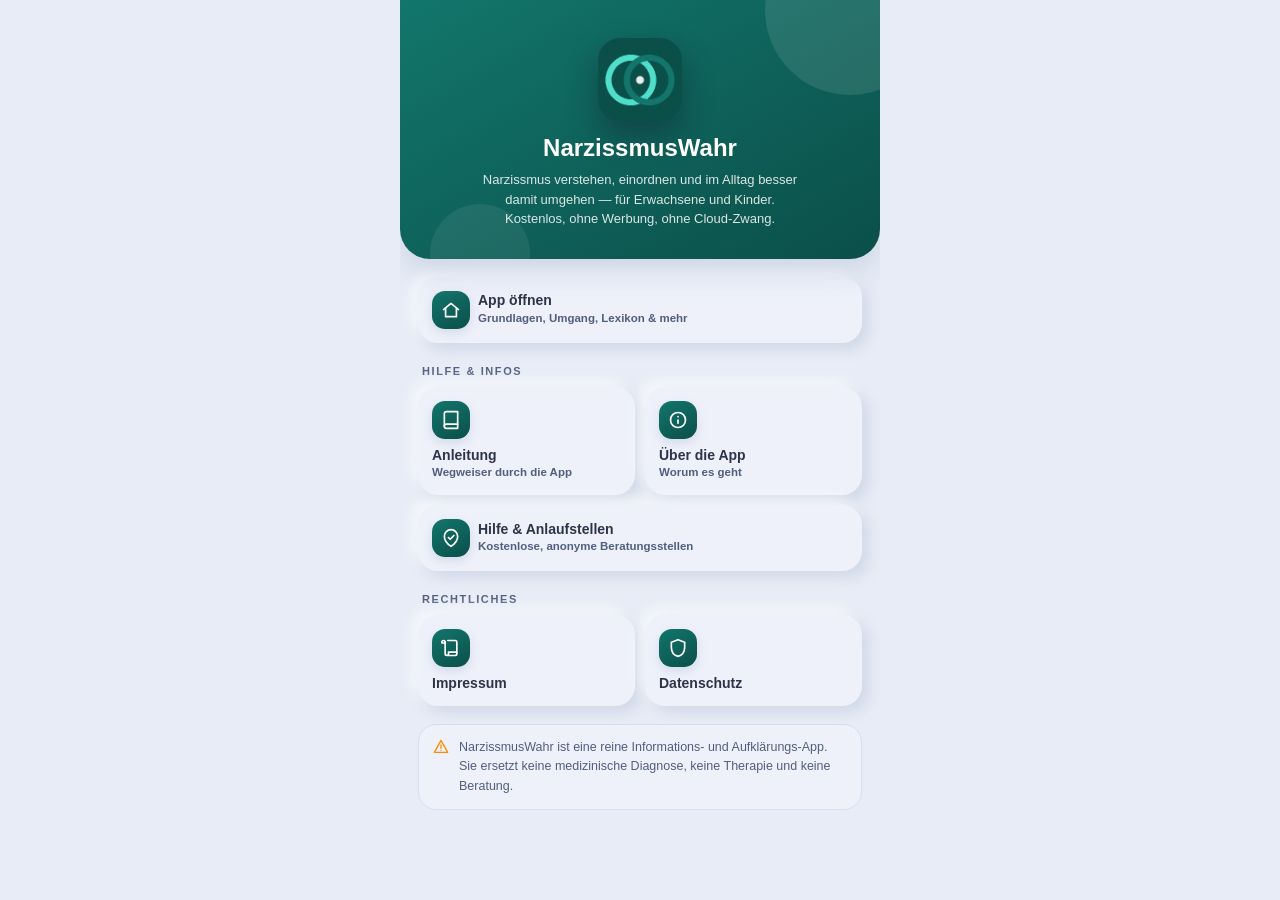
<file: index.html>
<!DOCTYPE html>
<html lang="de">
<head>
    <meta name="robots" content="noindex, nofollow">
<meta charset="UTF-8">
<meta name="viewport" content="width=device-width, initial-scale=1, viewport-fit=cover, maximum-scale=1, user-scalable=no">
<title>NarzissmusWahr</title>
<meta name="description" content="Aufklärung, Hintergründe und Umgang mit Narzissmus — für Erwachsene und Kinder. Kostenlos, werbefrei.">

<link rel="manifest" href="app.webmanifest">
<link rel="apple-touch-icon" href="icon-192.png">
<meta name="apple-mobile-web-app-capable" content="yes">
<meta name="apple-mobile-web-app-status-bar-style" content="black-translucent">
<meta name="apple-mobile-web-app-title" content="NarzissmusWahr">
<meta name="theme-color" content="#0B4F49">

<link rel="stylesheet" href="style.css">
<style>
  .start-logo { width: 84px; height: 84px; border-radius: 22px; box-shadow: 0 14px 30px rgba(20,16,35,0.35); }
  .start-tagline { font-size: 13px; color: rgba(255,255,255,0.85); margin-top: 8px; line-height: 1.5; max-width: 320px; }
</style>
</head>
<body>
<div id="app">
  <div class="header" style="text-align:center;padding-top:max(38px, env(safe-area-inset-top));padding-bottom:30px;border-radius:0 0 30px 30px;">
    <div class="blob1"></div><div class="blob2"></div>
    <div style="position:relative;display:flex;flex-direction:column;align-items:center">
      <img class="start-logo" src="icon-192.png" alt="App-Icon NarzissmusWahr">
      <div class="header-title" style="margin-top:12px;font-size:24px;">NarzissmusWahr</div>
      <div class="start-tagline">Narzissmus verstehen, einordnen und im Alltag besser damit umgehen — für Erwachsene und Kinder. Kostenlos, ohne Werbung, ohne Cloud-Zwang.</div>
    </div>
  </div>

  <div class="content" style="padding-top:18px">
    <div class="tile-grid">
      <a href="app.html" class="tile wide" style="text-decoration:none">
        <div class="tile-icon-wrap"><svg width="20" height="20" viewBox="0 0 24 24" fill="none" stroke="currentColor" stroke-width="2" stroke-linecap="round" stroke-linejoin="round"><path d="M3 11.5 12 4l9 7.5"/><path d="M5.5 9.5V20h13V9.5"/></svg></div>
        <div>
          <div class="tile-label">App öffnen</div>
          <div class="tile-sub">Grundlagen, Umgang, Lexikon &amp; mehr</div>
        </div>
      </a>
    </div>

    <div class="section-label">HILFE &amp; INFOS</div>
    <div class="tile-grid">
      <a href="app.html?screen=guide" class="tile" style="text-decoration:none">
        <div class="tile-icon-wrap"><svg width="20" height="20" viewBox="0 0 24 24" fill="none" stroke="currentColor" stroke-width="2" stroke-linecap="round" stroke-linejoin="round"><path d="M4 19.5A2.5 2.5 0 0 1 6.5 17H20"/><path d="M6.5 2H20v20H6.5A2.5 2.5 0 0 1 4 19.5v-15A2.5 2.5 0 0 1 6.5 2z"/></svg></div>
        <div>
          <div class="tile-label">Anleitung</div>
          <div class="tile-sub">Wegweiser durch die App</div>
        </div>
      </a>
      <a href="app.html?screen=about" class="tile" style="text-decoration:none">
        <div class="tile-icon-wrap"><svg width="20" height="20" viewBox="0 0 24 24" fill="none" stroke="currentColor" stroke-width="2" stroke-linecap="round" stroke-linejoin="round"><circle cx="12" cy="12" r="9"/><path d="M12 16v-4"/><path d="M12 8h.01"/></svg></div>
        <div>
          <div class="tile-label">Über die App</div>
          <div class="tile-sub">Worum es geht</div>
        </div>
      </a>
      <a href="app.html?screen=hilfe" class="tile wide" style="text-decoration:none">
        <div class="tile-icon-wrap"><svg width="20" height="20" viewBox="0 0 24 24" fill="none" stroke="currentColor" stroke-width="2" stroke-linecap="round" stroke-linejoin="round"><path d="M12 22c5-3 8-7 8-12a8 8 0 0 0-16 0c0 5 3 9 8 12z"/><path d="M9 11.5 11 13.5 15.5 9"/></svg></div>
        <div>
          <div class="tile-label">Hilfe &amp; Anlaufstellen</div>
          <div class="tile-sub">Kostenlose, anonyme Beratungsstellen</div>
        </div>
      </a>
    </div>

    <div class="section-label">RECHTLICHES</div>
    <div class="tile-grid">
      <a href="impressum.html" class="tile" style="text-decoration:none">
        <div class="tile-icon-wrap"><svg width="20" height="20" viewBox="0 0 24 24" fill="none" stroke="currentColor" stroke-width="2" stroke-linecap="round" stroke-linejoin="round"><path d="M19 17V5a2 2 0 0 0-2-2H8"/><path d="M8 21h9a2 2 0 0 0 2-2v-2H9v2a2 2 0 1 1-4 0V5a2 2 0 1 0-4 0v1h4"/></svg></div>
        <div><div class="tile-label">Impressum</div></div>
      </a>
      <a href="datenschutz.html" class="tile" style="text-decoration:none">
        <div class="tile-icon-wrap"><svg width="20" height="20" viewBox="0 0 24 24" fill="none" stroke="currentColor" stroke-width="2" stroke-linecap="round" stroke-linejoin="round"><path d="M12 2 4 5v6c0 5.5 3.4 9.7 8 11 4.6-1.3 8-5.5 8-11V5l-8-3z"/></svg></div>
        <div><div class="tile-label">Datenschutz</div></div>
      </a>
    </div>

    <div class="notice" style="margin-top:18px">
      <svg width="16" height="16" viewBox="0 0 24 24" fill="none" stroke="currentColor" stroke-width="2" stroke-linecap="round" stroke-linejoin="round"><path d="M12 2 22 20H2L12 2z"/><path d="M12 9v5"/><path d="M12 17h.01"/></svg>
      <div>NarzissmusWahr ist eine reine Informations- und Aufklärungs-App. Sie ersetzt keine medizinische Diagnose, keine Therapie und keine Beratung.</div>
    </div>
  </div>
</div>
<script src="nozoom.js"></script>
</body>
</html>
</file>
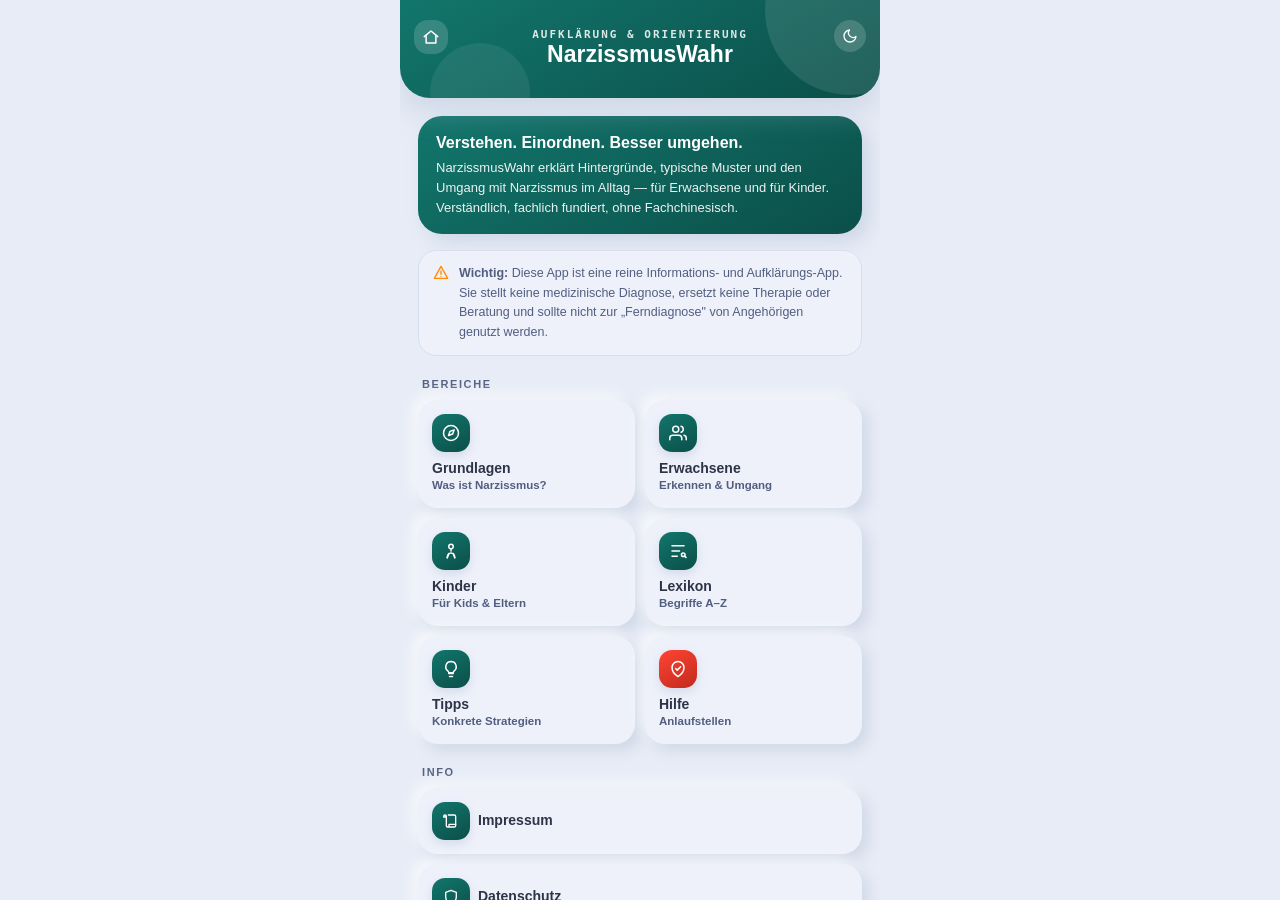
<file: app.html>
<!DOCTYPE html>
<html lang="de">
<head>
    <meta name="robots" content="noindex, nofollow">
<meta charset="UTF-8">
<meta name="viewport" content="width=device-width, initial-scale=1, viewport-fit=cover, maximum-scale=1, user-scalable=no">
<title>NarzissmusWahr</title>
<meta name="description" content="Aufklärung, Hintergründe und Umgang mit Narzissmus — für Erwachsene und Kinder.">

<link rel="manifest" href="app.webmanifest">
<link rel="apple-touch-icon" href="icon-192.png">
<meta name="apple-mobile-web-app-capable" content="yes">
<meta name="apple-mobile-web-app-status-bar-style" content="black-translucent">
<meta name="apple-mobile-web-app-title" content="NarzissmusWahr">
<meta name="theme-color" content="#0B4F49">

<link rel="stylesheet" href="style.css">
</head>
<body>
<div id="app"></div>
<script src="nozoom.js"></script>
<script src="app.js"></script>
</body>
</html>
</file>
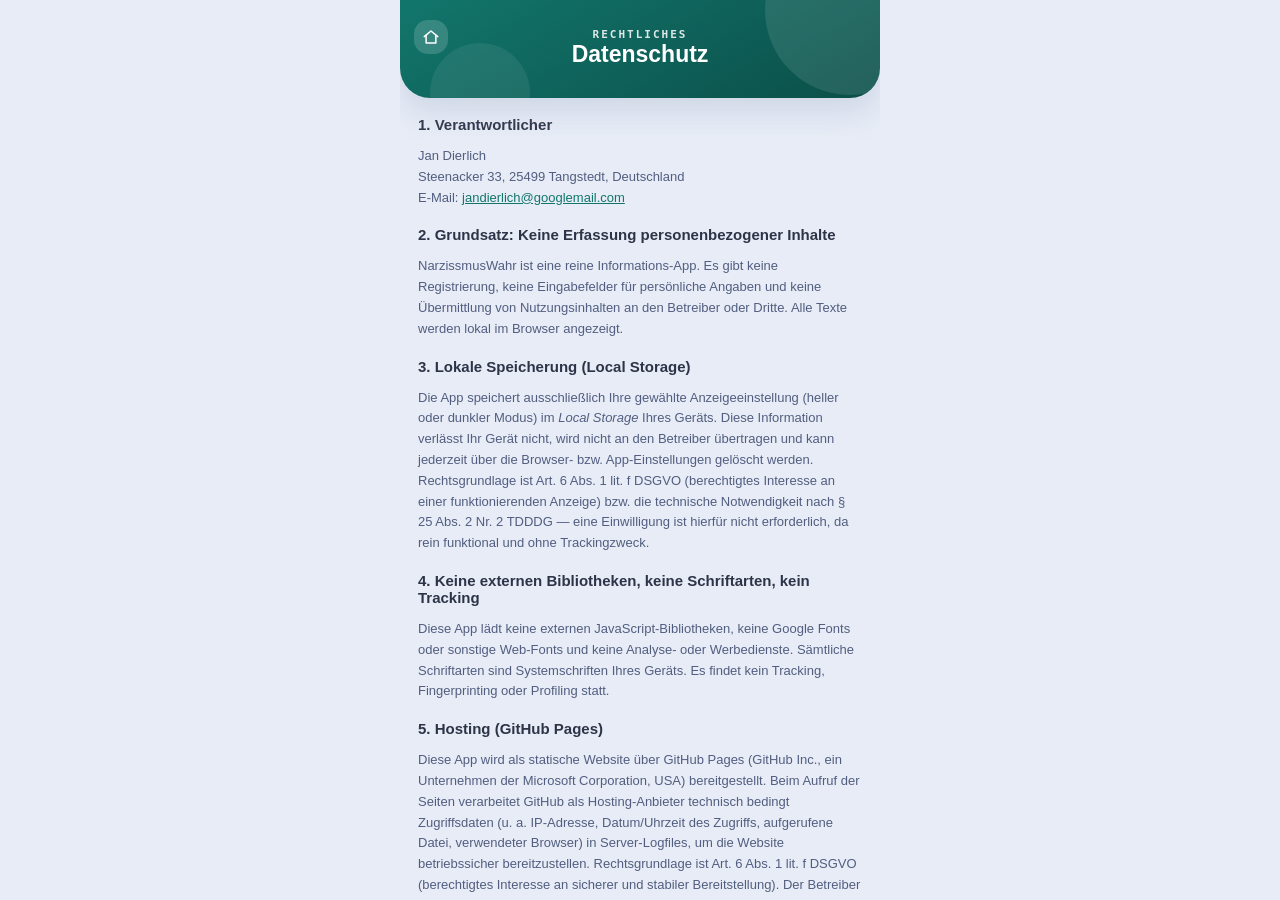
<file: datenschutz.html>
<!DOCTYPE html>
<html lang="de">
<head>
    <meta name="robots" content="noindex, nofollow">
<meta charset="UTF-8">
<meta name="viewport" content="width=device-width, initial-scale=1, viewport-fit=cover, maximum-scale=1, user-scalable=no">
<title>Datenschutz – NarzissmusWahr</title>
<link rel="manifest" href="app.webmanifest">
<meta name="theme-color" content="#0B4F49">
<link rel="stylesheet" href="style.css">
</head>
<body>
<div id="app">
  <div class="header">
    <div class="blob1"></div><div class="blob2"></div>
    <button class="home-btn" onclick="location.href='index.html'" aria-label="Startseite">
      <svg width="18" height="18" viewBox="0 0 24 24" fill="none" stroke="currentColor" stroke-width="2" stroke-linecap="round" stroke-linejoin="round"><path d="M3 11.5 12 4l9 7.5"/><path d="M5.5 9.5V20h13V9.5"/></svg>
    </button>
    <div class="header-row" style="flex-direction:column;align-items:center;text-align:center;padding-top:6px">
      <div><div class="header-sub">RECHTLICHES</div><div class="header-title">Datenschutz</div></div>
    </div>
  </div>
  <div class="content">
    <div class="text-page">
      <h2>1. Verantwortlicher</h2>
      <p>
        Jan Dierlich<br>
        Steenacker 33, 25499 Tangstedt, Deutschland<br>
        E-Mail: <a href="mailto:jandierlich@googlemail.com">jandierlich@googlemail.com</a>
      </p>

      <h2>2. Grundsatz: Keine Erfassung personenbezogener Inhalte</h2>
      <p>NarzissmusWahr ist eine reine Informations-App. Es gibt keine Registrierung, keine Eingabefelder für persönliche Angaben und keine Übermittlung von Nutzungsinhalten an den Betreiber oder Dritte. Alle Texte werden lokal im Browser angezeigt.</p>

      <h2>3. Lokale Speicherung (Local Storage)</h2>
      <p>Die App speichert ausschließlich Ihre gewählte Anzeigeeinstellung (heller oder dunkler Modus) im <em>Local Storage</em> Ihres Geräts. Diese Information verlässt Ihr Gerät nicht, wird nicht an den Betreiber übertragen und kann jederzeit über die Browser- bzw. App-Einstellungen gelöscht werden. Rechtsgrundlage ist Art. 6 Abs. 1 lit. f DSGVO (berechtigtes Interesse an einer funktionierenden Anzeige) bzw. die technische Notwendigkeit nach § 25 Abs. 2 Nr. 2 TDDDG — eine Einwilligung ist hierfür nicht erforderlich, da rein funktional und ohne Trackingzweck.</p>

      <h2>4. Keine externen Bibliotheken, keine Schriftarten, kein Tracking</h2>
      <p>Diese App lädt keine externen JavaScript-Bibliotheken, keine Google Fonts oder sonstige Web-Fonts und keine Analyse- oder Werbedienste. Sämtliche Schriftarten sind Systemschriften Ihres Geräts. Es findet kein Tracking, Fingerprinting oder Profiling statt.</p>

      <h2>5. Hosting (GitHub Pages)</h2>
      <p>Diese App wird als statische Website über GitHub Pages (GitHub Inc., ein Unternehmen der Microsoft Corporation, USA) bereitgestellt. Beim Aufruf der Seiten verarbeitet GitHub als Hosting-Anbieter technisch bedingt Zugriffsdaten (u. a. IP-Adresse, Datum/Uhrzeit des Zugriffs, aufgerufene Datei, verwendeter Browser) in Server-Logfiles, um die Website betriebssicher bereitzustellen. Rechtsgrundlage ist Art. 6 Abs. 1 lit. f DSGVO (berechtigtes Interesse an sicherer und stabiler Bereitstellung). Der Betreiber dieser App hat keinen Zugriff auf diese Logfiles und keinen Einfluss auf deren Verarbeitung.</p>
      <p>Da GitHub Inc. in den USA ansässig ist, kann es zu einer Datenübermittlung in ein Drittland kommen. GitHub ist nach dem EU-U.S. Data Privacy Framework (DPF) zertifiziert, das ein angemessenes Datenschutzniveau vorsieht; die rechtliche Bewertung dieses Rahmens ist derzeit weiterhin Gegenstand politischer und juristischer Diskussion. Weitere Informationen: <a href="https://docs.github.com/de/site-policy/privacy-policies/github-general-privacy-statement" target="_blank" rel="noopener">GitHub Privacy Statement</a>.</p>

      <h2>6. Keine Cookies</h2>
      <p>Diese App setzt keine Cookies. Für die rein technische Local-Storage-Nutzung nach Punkt 3 ist daher auch kein Cookie-Consent-Banner erforderlich.</p>

      <h2>7. Ihre Rechte</h2>
      <p>Da diese App keinerlei personenbezogene Inhalte erfasst oder überträgt, laufen die betroffenenrechtlichen Ansprüche (Auskunft, Berichtigung, Löschung, Einschränkung, Datenübertragbarkeit, Widerspruch nach Art. 15–21 DSGVO) im Regelfall ins Leere, da keine entsprechenden Daten beim Verantwortlichen vorliegen. Für Fragen dazu können Sie sich jederzeit an die oben genannte E-Mail-Adresse wenden.</p>
      <p>Sie haben zudem das Recht, sich bei einer Datenschutzaufsichtsbehörde zu beschweren, zuständig ist das <a href="https://www.datenschutzzentrum.de" target="_blank" rel="noopener">Unabhängige Landeszentrum für Datenschutz Schleswig-Holstein (ULD)</a>.</p>

      <h2>8. Externe Hilfe-Rufnummern</h2>
      <p>Im Bereich „Hilfe" verlinkt bzw. nennt die App Telefonnummern externer, unabhängiger Beratungsstellen (z. B. Telefonseelsorge). Ein Anruf dorthin findet außerhalb dieser App über Ihre Telefon-App statt; für die Datenverarbeitung dieser Stellen sind ausschließlich deren jeweilige Betreiber verantwortlich.</p>
    </div>
  </div>
</div>
<script src="nozoom.js"></script>
</body>
</html>
</file>
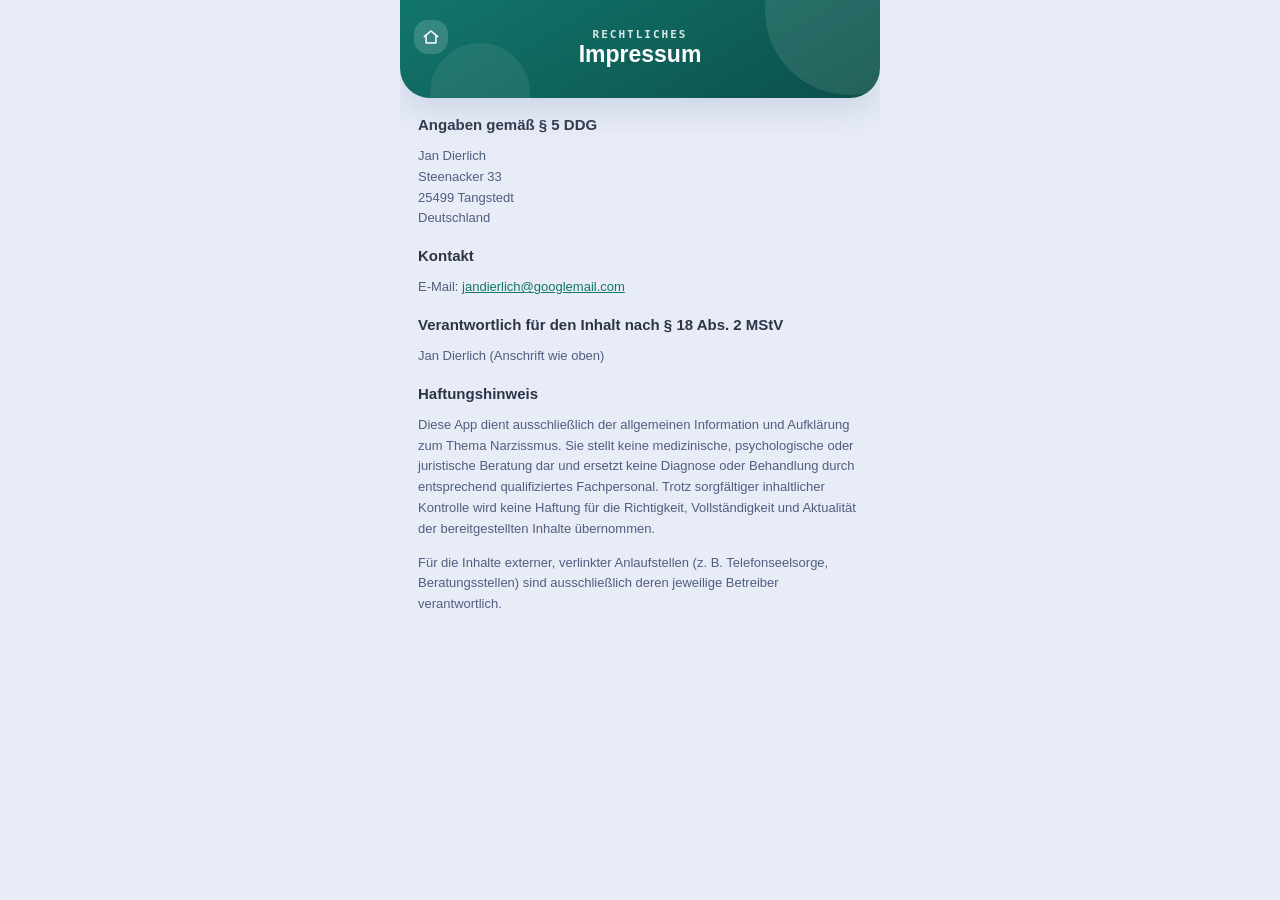
<file: impressum.html>
<!DOCTYPE html>
<html lang="de">
<head>
    <meta name="robots" content="noindex, nofollow">
<meta charset="UTF-8">
<meta name="viewport" content="width=device-width, initial-scale=1, viewport-fit=cover, maximum-scale=1, user-scalable=no">
<title>Impressum – NarzissmusWahr</title>
<link rel="manifest" href="app.webmanifest">
<meta name="theme-color" content="#0B4F49">
<link rel="stylesheet" href="style.css">
</head>
<body>
<div id="app">
  <div class="header">
    <div class="blob1"></div><div class="blob2"></div>
    <button class="home-btn" onclick="location.href='index.html'" aria-label="Startseite">
      <svg width="18" height="18" viewBox="0 0 24 24" fill="none" stroke="currentColor" stroke-width="2" stroke-linecap="round" stroke-linejoin="round"><path d="M3 11.5 12 4l9 7.5"/><path d="M5.5 9.5V20h13V9.5"/></svg>
    </button>
    <div class="header-row" style="flex-direction:column;align-items:center;text-align:center;padding-top:6px">
      <div><div class="header-sub">RECHTLICHES</div><div class="header-title">Impressum</div></div>
    </div>
  </div>
  <div class="content">
    <div class="text-page">
      <h2>Angaben gemäß § 5 DDG</h2>
      <p>
        Jan Dierlich<br>
        Steenacker 33<br>
        25499 Tangstedt<br>
        Deutschland
      </p>
      <h2>Kontakt</h2>
      <p>E-Mail: <a href="mailto:jandierlich@googlemail.com">jandierlich@googlemail.com</a></p>
      <h2>Verantwortlich für den Inhalt nach § 18 Abs. 2 MStV</h2>
      <p>Jan Dierlich (Anschrift wie oben)</p>
      <h2>Haftungshinweis</h2>
      <p>Diese App dient ausschließlich der allgemeinen Information und Aufklärung zum Thema Narzissmus. Sie stellt keine medizinische, psychologische oder juristische Beratung dar und ersetzt keine Diagnose oder Behandlung durch entsprechend qualifiziertes Fachpersonal. Trotz sorgfältiger inhaltlicher Kontrolle wird keine Haftung für die Richtigkeit, Vollständigkeit und Aktualität der bereitgestellten Inhalte übernommen.</p>
      <p>Für die Inhalte externer, verlinkter Anlaufstellen (z. B. Telefonseelsorge, Beratungsstellen) sind ausschließlich deren jeweilige Betreiber verantwortlich.</p>
    </div>
  </div>
</div>
<script src="nozoom.js"></script>
</body>
</html>
</file>
<file: style.css>
:root {
  --bg: #E7ECF6;
  --card: #EEF1FA;
  --ink: #2E3448;
  --sub: #525E80;
  --violet: #12766C;
  --violet-deep: #0B4F49;
  --coral: #FF4433;
  --teal: #00BD90;
  --amber: #FF8C00;
  --pink: #E8267A;
  --line: #D7DEEF;
  --amount: #23305E;
  --shadow-dark: rgba(163, 177, 204, 0.55);
  --shadow-light: rgba(255, 255, 255, 0.9);
  --shadow-dark-soft: rgba(163, 177, 204, 0.35);
  --shadow-light-soft: rgba(255, 255, 255, 0.7);
  color-scheme: light;
}

body.dark {
  --bg: #122B2E;
  --card: #183D40;
  --ink: #E7F3F1;
  --sub: #9DBEBC;
  --line: #266664;
  --amount: #50DDCA;
  --violet: #50DDCA;
  --violet-deep: #12766C;
  --pink: #FF5CA8;
  --coral: #FF5A47;
  --teal: #50DDCA;
  --amber: #FFA020;
  --shadow-dark: rgba(0, 0, 0, 0.55);
  --shadow-light: rgba(255, 255, 255, 0.05);
  --shadow-dark-soft: rgba(0, 0, 0, 0.4);
  --shadow-light-soft: rgba(255, 255, 255, 0.035);
  color-scheme: dark;
}

* { box-sizing: border-box; -webkit-tap-highlight-color: transparent; }
button { touch-action: manipulation; font-family: inherit; }

html, body {
  margin: 0;
  padding: 0;
  background: var(--bg);
  color: var(--ink);
  font-family: -apple-system, BlinkMacSystemFont, sans-serif;
  font-weight: 500;
  overscroll-behavior-y: contain;
  height: 100%;
  overflow: hidden;
  touch-action: pan-y;
}

#app {
  max-width: 480px;
  margin: 0 auto;
  height: 100vh;
  height: 100dvh;
  display: flex;
  flex-direction: column;
  background: var(--bg);
  overflow: hidden;
  overscroll-behavior-y: contain;
  width: 100%;
  position: fixed;
  top: 0;
  bottom: 0;
  left: 50%;
  transform: translateX(-50%);
}

/* ---------- Header ---------- */
.header {
  background: linear-gradient(150deg, var(--violet) 0%, var(--violet-deep) 100%);
  color: #fff;
  padding: max(22px, env(safe-area-inset-top)) 20px 30px;
  position: relative;
  overflow: hidden;
  border-radius: 0 0 30px 30px;
  box-shadow: 0 14px 28px var(--shadow-dark-soft);
  flex-shrink: 0;
}
.header .blob1 { position: absolute; width: 170px; height: 170px; border-radius: 50%; background: rgba(255,255,255,0.10); top: -75px; right: -55px; }
.header .blob2 { position: absolute; width: 100px; height: 100px; border-radius: 50%; background: rgba(255,255,255,0.07); bottom: -45px; left: 30px; }
.header-row { position: relative; display: flex; align-items: center; gap: 10px; }
.header-row.has-home { padding-left: 40px; }
.header-sub { font-size: 11px; font-weight: 700; letter-spacing: 2px; opacity: 0.85; text-transform: uppercase; font-family: ui-monospace, monospace; }
.header-title { font-size: 23px; font-weight: 700; font-family: ui-rounded, -apple-system, BlinkMacSystemFont, sans-serif; }
.header-btn { background: rgba(255,255,255,0.16); border: none; color: #fff; border-radius: 16px; padding: 8px; cursor: pointer; display: flex; }
.header-desc { position: relative; font-size: 12.5px; opacity: 0.88; margin-top: 6px; line-height: 1.5; }

.content { flex: 1; overflow-y: auto; padding: 18px 18px max(20px, env(safe-area-inset-bottom)); overscroll-behavior-y: contain; -webkit-overflow-scrolling: touch; }

/* ---------- Neumorphe Karten ---------- */
.card {
  background: var(--card);
  border-radius: 22px;
  padding: 16px 17px;
  margin-bottom: 12px;
  box-shadow: 7px 7px 16px var(--shadow-dark-soft), -7px -7px 16px var(--shadow-light-soft);
}

.section-label { font-size: 11px; font-weight: 700; letter-spacing: 1.6px; text-transform: uppercase; color: var(--sub); margin: 22px 4px 10px; }
.section-label:first-child { margin-top: 4px; }

/* ---------- Kachel-Grid (Startseite / Übersicht) ---------- */
.tile-grid { display: grid; grid-template-columns: 1fr 1fr; gap: 10px; }
.tile {
  background: var(--card);
  border-radius: 20px;
  padding: 14px;
  box-shadow: 6px 6px 14px var(--shadow-dark-soft), -6px -6px 14px var(--shadow-light-soft);
  color: var(--ink);
  display: flex; flex-direction: column; gap: 8px;
  cursor: pointer; border: none; text-align: left; font-family: inherit;
}
.tile-icon-wrap {
  width: 38px; height: 38px; border-radius: 13px;
  background: linear-gradient(150deg, var(--violet) 0%, var(--violet-deep) 100%);
  color: #fff; display: flex; align-items: center; justify-content: center;
  box-shadow: 0 4px 10px var(--shadow-dark-soft);
}
.tile-label { font-size: 14px; font-weight: 700; line-height: 1.25; }
.tile-sub { font-size: 11.5px; color: var(--sub); font-weight: 600; line-height: 1.35; margin-top: 1px; }
.tile.wide { grid-column: 1/-1; flex-direction: row; align-items: center; }
.tile.accent .tile-icon-wrap { background: linear-gradient(150deg, var(--coral) 0%, #C22A1D 100%); }

/* ---------- Hero / Disclaimer ---------- */
.hero-card {
  border-radius: 24px; padding: 18px 18px 16px; margin-bottom: 16px;
  background: linear-gradient(150deg, var(--violet) 0%, var(--violet-deep) 100%);
  color: #fff; box-shadow: 8px 8px 18px var(--shadow-dark-soft);
}
.hero-card .hero-title { font-size: 16px; font-weight: 700; margin-bottom: 6px; }
.hero-card p { font-size: 13px; line-height: 1.55; opacity: 0.92; margin: 0; }

.notice {
  border-radius: 18px; padding: 13px 14px; margin-bottom: 14px;
  background: var(--card); border: 1.5px solid var(--line);
  font-size: 12.5px; line-height: 1.55; color: var(--sub);
  display: flex; gap: 10px; align-items: flex-start;
}
.notice svg { flex-shrink: 0; margin-top: 1px; color: var(--amber); }
.notice.info svg { color: var(--violet); }

/* ---------- Akkordeon ---------- */
.acc-item {
  background: var(--card); border-radius: 20px; margin-bottom: 10px;
  box-shadow: 6px 6px 14px var(--shadow-dark-soft), -6px -6px 14px var(--shadow-light-soft);
  overflow: hidden;
}
.acc-head {
  width: 100%; display: flex; align-items: center; gap: 12px;
  padding: 15px 16px; background: none; border: none; text-align: left;
  color: var(--ink); font-family: inherit; cursor: pointer;
}
.acc-icon {
  width: 32px; height: 32px; border-radius: 11px; flex-shrink: 0;
  background: linear-gradient(150deg, var(--violet) 0%, var(--violet-deep) 100%);
  color: #fff; display: flex; align-items: center; justify-content: center;
}
.acc-title { font-size: 14.5px; font-weight: 700; flex: 1; line-height: 1.3; }
.acc-chevron { color: var(--sub); transition: transform .25s ease; flex-shrink: 0; }
.acc-item.open .acc-chevron { transform: rotate(180deg); }
.acc-body { max-height: 0; overflow: hidden; transition: max-height .3s ease; }
.acc-item.open .acc-body { max-height: 3000px; }
.acc-body-inner { padding: 0 16px 16px 60px; font-size: 13px; line-height: 1.65; color: var(--sub); }
.acc-body-inner p { margin: 0 0 10px; }
.acc-body-inner p:last-child { margin-bottom: 0; }
.acc-body-inner ul { margin: 0 0 10px; padding-left: 18px; }
.acc-body-inner li { margin-bottom: 5px; }
.acc-body-inner strong { color: var(--ink); }
.acc-body-inner .quote-box {
  background: var(--bg); border-left: 3px solid var(--violet); border-radius: 10px;
  padding: 10px 12px; margin: 10px 0; font-size: 12.5px; font-style: italic;
}

/* ---------- Sub-Tabs (innerhalb eines Bereichs) ---------- */
.subtabs { display: grid; grid-template-columns: repeat(2, 1fr); gap: 6px; margin-bottom: 14px; }
.subtab-btn {
  padding: 8px 10px; border-radius: 14px; border: none;
  background: var(--card); color: var(--sub); font-size: 12.5px; font-weight: 700;
  box-shadow: 4px 4px 10px var(--shadow-dark-soft), -4px -4px 10px var(--shadow-light-soft);
  cursor: pointer; font-family: inherit; text-align: center; white-space: normal; line-height: 1.3;
}
.subtab-btn:last-child:nth-child(odd) { grid-column: 1 / -1; }
.subtab-btn.active { background: linear-gradient(150deg, var(--violet) 0%, var(--violet-deep) 100%); color: #fff; }

/* ---------- Suche ---------- */
.search-wrap { position: relative; margin-bottom: 14px; }
.search-input {
  width: 100%; border: none; border-radius: 18px; padding: 12px 14px 12px 42px;
  background: var(--card); color: var(--ink); font-size: 14px; font-family: inherit;
  box-shadow: inset 3px 3px 8px var(--shadow-dark-soft), inset -3px -3px 8px var(--shadow-light-soft);
}
.search-input:focus { outline: 2px solid var(--violet); outline-offset: -1px; }
.search-icon { position: absolute; left: 14px; top: 50%; transform: translateY(-50%); color: var(--sub); pointer-events: none; }
.search-empty { text-align: center; color: var(--sub); font-size: 13px; padding: 30px 10px; }

/* ---------- Lexikon ---------- */
.lex-jump { display: flex; flex-wrap: wrap; gap: 6px; margin-bottom: 14px; }
.lex-jump-btn {
  width: 30px; height: 30px; border-radius: 9px; border: none; font-size: 12px; font-weight: 700;
  background: var(--card); color: var(--sub); box-shadow: 3px 3px 8px var(--shadow-dark-soft), -3px -3px 8px var(--shadow-light-soft);
  cursor: pointer; font-family: inherit;
}
.lex-jump-btn.has { color: var(--violet); }
.lex-jump-btn:disabled { opacity: .35; }
.lex-letter { font-size: 12px; font-weight: 800; letter-spacing: 1px; color: var(--violet); margin: 18px 4px 8px; }
.lex-letter:first-child { margin-top: 2px; }
.lex-term { background: var(--card); border-radius: 16px; padding: 13px 14px; margin-bottom: 8px; box-shadow: 5px 5px 12px var(--shadow-dark-soft), -5px -5px 12px var(--shadow-light-soft); }
.lex-term-head { font-size: 14px; font-weight: 700; margin-bottom: 4px; display: flex; align-items: center; gap: 8px; flex-wrap: wrap; }
.lex-tag { font-size: 9.5px; font-weight: 800; letter-spacing: .5px; text-transform: uppercase; padding: 2px 7px; border-radius: 6px; background: var(--bg); color: var(--sub); }
.lex-term-body { font-size: 12.5px; line-height: 1.6; color: var(--sub); }

/* ---------- Checkliste / Skripte (Tipps) ---------- */
.tip-list { list-style: none; margin: 0; padding: 0; }
.tip-item { display: flex; gap: 10px; align-items: flex-start; margin-bottom: 12px; }
.tip-check { width: 22px; height: 22px; border-radius: 8px; background: var(--violet); color: #fff; display: flex; align-items: center; justify-content: center; flex-shrink: 0; margin-top: 1px; }
.tip-text { font-size: 13px; line-height: 1.55; color: var(--ink); }
.tip-text strong { display: block; margin-bottom: 2px; }

.script-box { background: var(--bg); border-radius: 14px; padding: 12px 13px; margin-top: 8px; }
.script-label { font-size: 10.5px; font-weight: 800; text-transform: uppercase; letter-spacing: .5px; color: var(--violet); margin-bottom: 4px; }
.script-text { font-size: 13px; font-style: italic; color: var(--ink); line-height: 1.5; }

/* ---------- Hilfe / Kontakte ---------- */
.contact-card { display: flex; align-items: center; gap: 12px; }
.contact-icon { width: 40px; height: 40px; border-radius: 13px; background: linear-gradient(150deg, var(--teal) 0%, var(--violet-deep) 100%); color: #fff; display: flex; align-items: center; justify-content: center; flex-shrink: 0; }
.contact-name { font-size: 14px; font-weight: 700; }
.contact-detail { font-size: 12.5px; color: var(--sub); margin-top: 2px; line-height: 1.4; }
.contact-detail a { color: var(--violet); text-decoration: none; font-weight: 700; }

/* ---------- Generic buttons / links ---------- */
.btn-primary {
  width: 100%; padding: 13px; border-radius: 16px; border: none;
  background: linear-gradient(150deg, var(--violet) 0%, var(--violet-deep) 100%);
  color: #fff; font-size: 14px; font-weight: 700; font-family: inherit; cursor: pointer;
  display: flex; align-items: center; justify-content: center; gap: 8px;
  box-shadow: 0 8px 18px var(--shadow-dark-soft);
}
.home-btn {
  position: absolute; top: max(20px, env(safe-area-inset-top)); left: 14px; z-index: 5;
  background: rgba(255,255,255,0.16); border: none; color: #fff; border-radius: 14px; padding: 8px; cursor: pointer; display: flex;
}
.dark-toggle { position: absolute; top: max(20px, env(safe-area-inset-top)); right: 14px; z-index: 5; }

.text-page h2 { font-size: 15px; margin: 18px 0 8px; }
.text-page h2:first-child { margin-top: 0; }
.text-page p, .text-page li { font-size: 13px; line-height: 1.6; color: var(--sub); }
.text-page a { color: var(--violet); }

.empty-hint { text-align:center; color:var(--sub); font-size:12.5px; padding: 18px 8px; }

::-webkit-scrollbar { width: 0; height: 0; }
</file>
